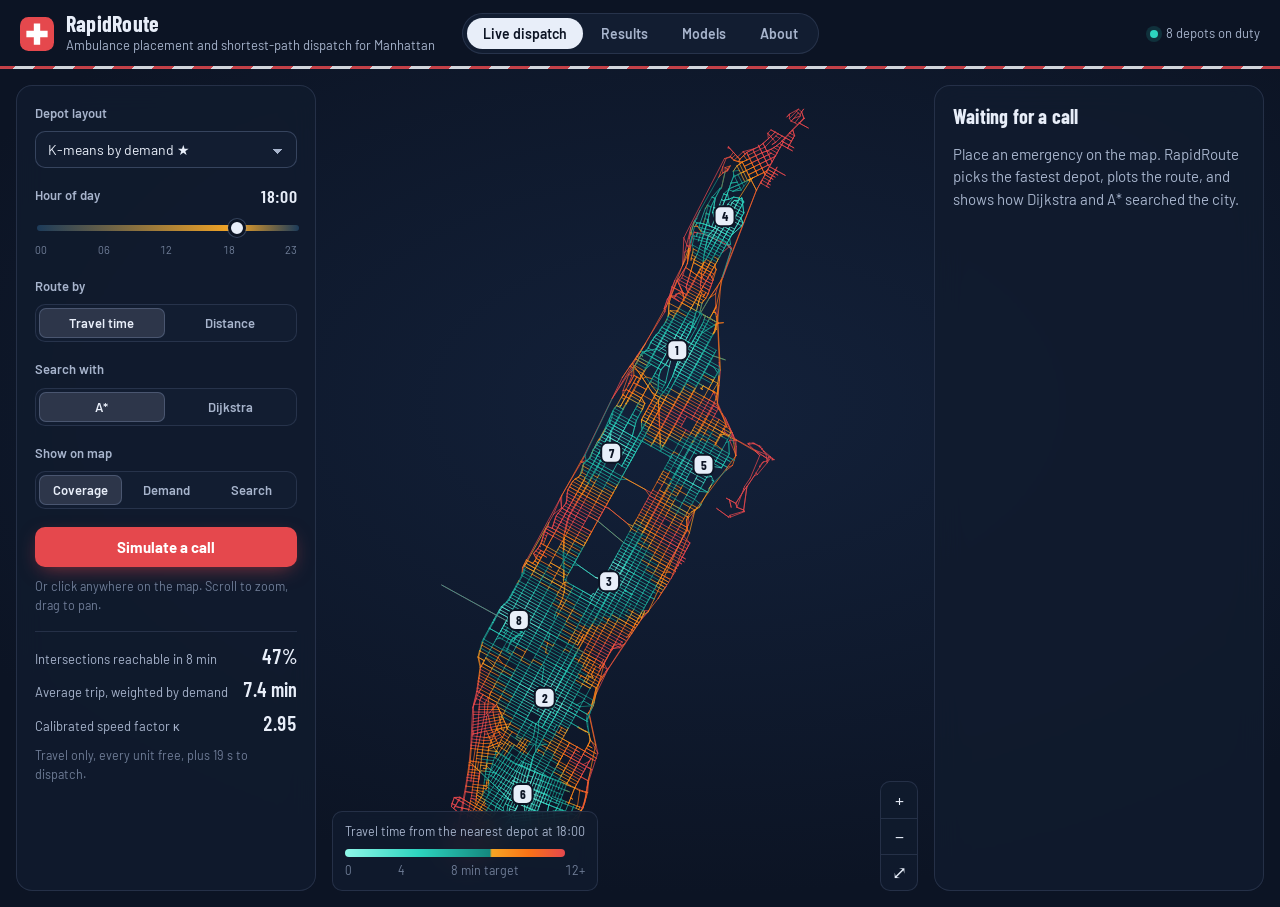
<file: web/index.html>
<!doctype html>
<html lang="en">
<head>
  <meta charset="utf-8">
  <meta name="viewport" content="width=device-width, initial-scale=1">
  <title>RapidRoute</title>
  <link rel="preconnect" href="https://fonts.googleapis.com">
  <link rel="preconnect" href="https://fonts.gstatic.com" crossorigin>
  <link rel="stylesheet" href="https://fonts.googleapis.com/css2?family=Barlow:wght@400;500;600;700&family=Barlow+Condensed:wght@500;600;700&display=swap">
  <link rel="stylesheet" href="style.css">
</head>
<body>
  <header class="top">
    <div class="brand">
      <svg class="mark" viewBox="0 0 32 32" aria-hidden="true">
        <rect width="32" height="32" rx="8" fill="var(--siren)"/>
        <path d="M13 6h6v7h7v6h-7v7h-6v-7H6v-6h7z" fill="#fff"/>
      </svg>
      <div>
        <h1>RapidRoute</h1>
        <p>Ambulance placement and shortest-path dispatch for Manhattan</p>
      </div>
    </div>
    <nav class="tabs" role="tablist">
      <button class="tab active" data-tab="demo">Live dispatch</button>
      <button class="tab" data-tab="results">Results</button>
      <button class="tab" data-tab="models">Models</button>
      <button class="tab" data-tab="about">About</button>
    </nav>
    <div class="status"><span class="dot"></span><span id="statusText">8 depots on duty</span></div>
  </header>

  <main>
    <section id="demo" class="panel active">
      <div class="mapwrap">
        <canvas id="map" aria-label="Manhattan road network map. Click to place an emergency."></canvas>
        <div class="legend" id="legend"></div>
        <div class="zoom">
          <button id="zoomIn" aria-label="Zoom in">+</button>
          <button id="zoomOut" aria-label="Zoom out">−</button>
          <button id="resetBtn" aria-label="Reset view">⤢</button>
        </div>
      </div>

      <aside class="float controls">
        <div class="group">
          <label for="placement">Depot layout</label>
          <select id="placement"></select>
        </div>
        <div class="group">
          <label for="hour">Hour of day <span id="hourLabel" class="readout">18:00</span></label>
          <input id="hour" type="range" min="0" max="23" value="18">
          <div class="scale"><span>00</span><span>06</span><span>12</span><span>18</span><span>23</span></div>
        </div>
        <div class="group">
          <span class="label">Route by</span>
          <div class="seg" id="mode">
            <button data-v="ml" class="on">Travel time</button>
            <button data-v="distance">Distance</button>
          </div>
        </div>
        <div class="group">
          <span class="label">Search with</span>
          <div class="seg" id="algo">
            <button data-v="astar" class="on">A*</button>
            <button data-v="dijkstra">Dijkstra</button>
          </div>
        </div>
        <div class="group">
          <span class="label">Show on map</span>
          <div class="seg" id="layer">
            <button data-v="coverage" class="on">Coverage</button>
            <button data-v="roads">Demand</button>
            <button data-v="explored">Search</button>
          </div>
        </div>
        <button id="randomBtn" class="primary">Simulate a call</button>
        <p class="hint">Or click anywhere on the map. Scroll to zoom, drag to pan.</p>
        <div class="stats" id="coverageStats"></div>
      </aside>

      <aside class="float dispatch" id="dispatch">
        <h2>Waiting for a call</h2>
        <p class="muted">Place an emergency on the map. RapidRoute picks the fastest depot, plots the route, and shows how Dijkstra and A* searched the city.</p>
      </aside>
    </section>

    <section id="results" class="panel page">
      <div class="hero-row" id="kpis"></div>
      <div class="sheet">
        <h2>Four ways to run the same fleet</h2>
        <p class="muted" id="scenarioNote"></p>
        <div class="tablewrap" id="scenarioTable"></div>
      </div>
      <div class="gallery">
        <figure><img src="../reports/figures/scenarios_comparison.png" alt="Scenario comparison bars"><figcaption>Mean, P90 and share within 8 minutes for each scenario.</figcaption></figure>
        <figure><img src="../reports/figures/scenarios_cdf.png" alt="Response time CDF"><figcaption>Share of calls reached within t minutes.</figcaption></figure>
        <figure><img src="../reports/figures/scenarios_ablation.png" alt="Placement and routing ablation"><figcaption>Which part of the system produces the gain.</figcaption></figure>
        <figure><img src="../reports/figures/scenarios_fleet_sensitivity.png" alt="Fleet sensitivity"><figcaption>The gain holds across fleet sizes and grows when the fleet is stretched.</figcaption></figure>
      </div>
    </section>

    <section id="models" class="panel page">
      <div id="modelSections"></div>
    </section>

    <section id="about" class="panel page">
      <div class="sheet prose" id="aboutCard"></div>
    </section>
  </main>

  <div class="tooltip" id="tip"></div>
  <script src="data.js"></script>
  <script src="app.js"></script>
</body>
</html>
</file>
<file: web/style.css>
:root {
  --night: #0c1424;
  --night-2: #121d31;
  --panel: rgba(17, 27, 46, 0.86);
  --panel-solid: #142038;
  --edge: rgba(148, 170, 210, 0.16);
  --edge-strong: rgba(148, 170, 210, 0.28);
  --text: #e8eef9;
  --text-2: #a7b4cc;
  --text-3: #6f7d97;
  --road: #2a3954;
  --siren: #e5484d;
  --amber: #f5a524;
  --teal: #2dd4bf;
  --life: #4c8dff;
  --paper: #f7f6f2;
  --ink: #18202e;
  --r-lg: 16px;
  --r-md: 10px;
  --r-sm: 7px;
  --display: "Barlow Condensed", "Arial Narrow", "Helvetica Neue", sans-serif;
  --body: "Barlow", "Helvetica Neue", -apple-system, "Segoe UI", sans-serif;
}

* { box-sizing: border-box; }

html, body { margin: 0; height: 100%; }

body {
  background: var(--night);
  color: var(--text);
  font: 15px/1.5 var(--body);
  -webkit-font-smoothing: antialiased;
}

h1, h2, h3 { margin: 0; font-weight: 700; }

button, select, input { font-family: inherit; }

:focus-visible { outline: 2px solid var(--life); outline-offset: 2px; }

.top {
  position: relative;
  display: grid;
  grid-template-columns: 1fr auto 1fr;
  align-items: center;
  gap: 16px;
  padding: 12px 20px;
  background: var(--night);
  border-bottom: 1px solid var(--edge);
  z-index: 5;
}

.top::after {
  content: "";
  position: absolute;
  left: 0; right: 0; bottom: -1px;
  height: 3px;
  background: repeating-linear-gradient(-45deg, var(--siren) 0 14px, #f4f6fb 14px 28px);
  opacity: 0.85;
}

.brand { display: flex; align-items: center; gap: 12px; }
.mark { width: 34px; height: 34px; flex: none; }
.brand h1 { font: 700 22px/1 var(--display); letter-spacing: 0.01em; }
.brand p { margin: 2px 0 0; color: var(--text-2); font-size: 13px; }

.tabs { display: flex; gap: 2px; background: var(--night-2); border: 1px solid var(--edge); padding: 4px; border-radius: 999px; }

.tab {
  white-space: nowrap;
  border: 0; background: transparent; color: var(--text-2);
  font: 600 14px var(--body); padding: 7px 16px; border-radius: 999px; cursor: pointer;
  transition: color .15s, background .15s;
}
.tab:hover { color: var(--text); }
.tab.active { background: var(--text); color: var(--night); }

.status { justify-self: end; display: flex; align-items: center; gap: 8px; color: var(--text-2); font-size: 13px; }
.status .dot { width: 8px; height: 8px; border-radius: 50%; background: var(--teal); box-shadow: 0 0 0 4px rgba(45, 212, 191, .15); }

main { position: relative; }

.panel { display: none; }
.panel.active { display: block; }

#demo.active {
  display: block;
  position: relative;
  height: calc(100vh - 62px);
  min-height: 600px;
  overflow: hidden;
}

.mapwrap {
  position: absolute; inset: 0;
  background:
    radial-gradient(1200px 700px at 55% 40%, #13213a 0%, var(--night) 70%);
}
#map { width: 100%; height: 100%; display: block; cursor: crosshair; }
#map.grabbing { cursor: grabbing; }

.float {
  position: absolute;
  top: 16px;
  bottom: 16px;
  width: 300px;
  background: var(--panel);
  backdrop-filter: blur(14px);
  -webkit-backdrop-filter: blur(14px);
  border: 1px solid var(--edge);
  border-radius: var(--r-lg);
  padding: 18px;
  overflow-y: auto;
  scrollbar-width: thin;
  z-index: 2;
}
.controls { left: 16px; }
.dispatch { right: 16px; width: 330px; }

.group { margin-bottom: 18px; }

label, .label {
  display: flex; align-items: center; justify-content: space-between;
  font-weight: 600; font-size: 13px; color: var(--text-2); margin-bottom: 8px;
}

select {
  width: 100%; font-size: 14px; padding: 9px 12px; border-radius: var(--r-md);
  border: 1px solid var(--edge-strong); background: var(--night-2); color: var(--text);
  appearance: none;
  background-image: linear-gradient(45deg, transparent 50%, var(--text-2) 50%), linear-gradient(135deg, var(--text-2) 50%, transparent 50%);
  background-position: calc(100% - 18px) 55%, calc(100% - 13px) 55%;
  background-size: 5px 5px;
  background-repeat: no-repeat;
}

.readout { font: 600 18px/1 var(--display); color: var(--text); letter-spacing: .02em; }

input[type=range] {
  -webkit-appearance: none; appearance: none; width: 100%; height: 6px; border-radius: 3px;
  background: linear-gradient(90deg, #1c3b5a, var(--amber) 75%, #1c3b5a);
  outline: none;
}
input[type=range]::-webkit-slider-thumb {
  -webkit-appearance: none; width: 18px; height: 18px; border-radius: 50%;
  background: var(--text); border: 3px solid var(--night); box-shadow: 0 0 0 1px var(--edge-strong); cursor: pointer;
}
input[type=range]::-moz-range-thumb {
  width: 14px; height: 14px; border-radius: 50%; background: var(--text); border: 3px solid var(--night); cursor: pointer;
}
.scale { display: flex; justify-content: space-between; color: var(--text-3); font-size: 11px; margin-top: 6px; font-variant-numeric: tabular-nums; }

.seg { display: flex; background: var(--night-2); border: 1px solid var(--edge); border-radius: var(--r-md); padding: 3px; gap: 3px; }
.seg button {
  flex: 1; border: 0; background: transparent; color: var(--text-2);
  font: 600 13px var(--body); padding: 7px 6px; border-radius: var(--r-sm); cursor: pointer;
  transition: background .15s, color .15s;
}
.seg button:hover { color: var(--text); }
.seg button.on { background: rgba(232, 238, 249, .12); color: var(--text); box-shadow: inset 0 0 0 1px var(--edge-strong); }

button.primary {
  width: 100%; font: 700 15px var(--body); padding: 11px 12px; border-radius: var(--r-md);
  background: var(--siren); color: #fff; border: 0; cursor: pointer;
  box-shadow: 0 6px 20px -6px rgba(229, 72, 77, .6);
  transition: transform .12s, filter .12s;
}
button.primary:hover { filter: brightness(1.08); }
button.primary:active { transform: translateY(1px); }

.hint { color: var(--text-3); font-size: 12.5px; margin: 10px 0 16px; }

.stats { border-top: 1px solid var(--edge); padding-top: 14px; display: grid; gap: 10px; }
.stat { display: flex; justify-content: space-between; align-items: baseline; gap: 12px; font-size: 13px; color: var(--text-2); }
.stat b { white-space: nowrap; font: 600 20px/1 var(--display); color: var(--text); font-variant-numeric: tabular-nums; }
.stats .hint { margin: 0; }

.legend {
  position: absolute; left: 332px; bottom: 16px; z-index: 2;
  background: var(--panel); backdrop-filter: blur(10px); -webkit-backdrop-filter: blur(10px);
  border: 1px solid var(--edge); border-radius: var(--r-md); padding: 10px 12px; font-size: 12.5px; color: var(--text-2);
}
.legend .bar { width: 220px; height: 8px; border-radius: 4px; margin: 8px 0 4px; }
.legend .ticks { display: flex; justify-content: space-between; color: var(--text-3); font-variant-numeric: tabular-nums; }
.legend .key { display: flex; align-items: center; gap: 8px; margin-top: 6px; }
.legend .sw { width: 10px; height: 10px; border-radius: 50%; display: inline-block; }

.zoom {
  position: absolute; right: 362px; bottom: 16px; z-index: 2;
  display: flex; flex-direction: column; border-radius: var(--r-md); overflow: hidden;
  border: 1px solid var(--edge); background: var(--panel);
}
.zoom button {
  width: 36px; height: 36px; border: 0; background: transparent; color: var(--text); font-size: 18px; cursor: pointer;
}
.zoom button + button { border-top: 1px solid var(--edge); }
.zoom button:hover { background: rgba(232, 238, 249, .08); }

.muted { color: var(--text-2); }

.dispatch h2 { font: 700 20px/1.2 var(--display); letter-spacing: .01em; }
.dispatch .where { color: var(--text-2); font-size: 13.5px; margin: 4px 0 14px; }

.eta { display: flex; align-items: flex-end; gap: 10px; }
.eta .num { font: 700 64px/0.9 var(--display); letter-spacing: -0.01em; font-variant-numeric: tabular-nums; }
.eta .unit { color: var(--text-2); font-weight: 600; padding-bottom: 6px; }

.verdict {
  display: inline-flex; align-items: center; gap: 8px; margin-top: 12px;
  font: 600 13px var(--body); padding: 6px 10px; border-radius: 999px;
}
.verdict::before { content: ""; width: 8px; height: 8px; border-radius: 50%; background: currentColor; }
.verdict.ok { color: var(--teal); background: rgba(45, 212, 191, .12); }
.verdict.late { color: #ff7b7f; background: rgba(229, 72, 77, .14); }

.block { margin-top: 20px; padding-top: 16px; border-top: 1px solid var(--edge); }
.block h3 { font: 600 13px var(--body); color: var(--text-2); margin-bottom: 10px; }

.kv { display: grid; grid-template-columns: 1fr auto; gap: 6px 12px; font-size: 13.5px; }
.kv span:nth-child(odd) { color: var(--text-2); }
.kv span:nth-child(even) { font-weight: 600; text-align: right; font-variant-numeric: tabular-nums; }

.race { display: grid; gap: 10px; }
.lane { display: grid; grid-template-columns: 64px 1fr 48px; align-items: center; gap: 10px; font-size: 13px; }
.lane .track { height: 8px; background: var(--night-2); border-radius: 4px; overflow: hidden; }
.lane .fill { height: 100%; border-radius: 4px; width: 0; transition: width .6s cubic-bezier(.2, .8, .2, 1); }
.lane b { text-align: right; font-variant-numeric: tabular-nums; }
.saving { margin-top: 10px; font-size: 13px; color: var(--text-2); }
.saving b { color: var(--life); }

.alts { display: grid; gap: 2px; }
.alt { display: grid; grid-template-columns: 26px 1fr auto; align-items: center; gap: 10px; font-size: 13.5px; padding: 6px 0; }
.alt .chip { width: 22px; height: 22px; border-radius: 6px; display: grid; place-items: center; font: 700 12px var(--display); background: var(--night-2); border: 1px solid var(--edge-strong); }
.alt.best .chip { background: var(--siren); border-color: var(--siren); color: #fff; }
.alt .t { font-weight: 600; font-variant-numeric: tabular-nums; }
.alt .gap { color: var(--text-3); font-size: 12px; margin-left: 6px; font-weight: 500; }

.page { max-width: 1240px; margin: 0 auto; padding: 28px 24px 56px; }

.hero-row { display: grid; grid-template-columns: repeat(4, minmax(0, 1fr)); gap: 1px; background: var(--edge); border: 1px solid var(--edge); border-radius: var(--r-lg); overflow: hidden; margin-bottom: 24px; }
.kpi { background: var(--night-2); padding: 20px 22px; }
.kpi .k { color: var(--text-2); font-size: 13.5px; font-weight: 600; }
.kpi .v { font: 700 52px/1 var(--display); margin: 10px 0 8px; font-variant-numeric: tabular-nums; }
.kpi .v small { font-size: 20px; color: var(--text-2); margin-left: 4px; font-weight: 600; }
.kpi .d { font-size: 13px; color: var(--text-2); }
.kpi .d b { color: var(--teal); }
.kpi .from { display: block; height: 4px; border-radius: 2px; background: var(--road); margin-top: 14px; position: relative; overflow: hidden; }
.kpi .from i { position: absolute; left: 0; top: 0; bottom: 0; background: var(--teal); border-radius: 2px; }

.sheet { background: var(--night-2); border: 1px solid var(--edge); border-radius: var(--r-lg); padding: 22px 24px; margin-bottom: 24px; }
.sheet h2 { font: 700 24px/1.2 var(--display); margin-bottom: 6px; }
.sheet > .muted { max-width: 78ch; margin: 0 0 14px; }

.tablewrap { overflow-x: auto; }
table { border-collapse: collapse; width: 100%; font-size: 14px; }
th, td { padding: 10px 12px; text-align: right; border-bottom: 1px solid var(--edge); white-space: nowrap; font-variant-numeric: tabular-nums; }
th:first-child, td:first-child { text-align: left; }
th { color: var(--text-3); font-weight: 600; font-size: 13px; }
tr.hl td { color: var(--text); font-weight: 700; background: rgba(76, 141, 255, .1); }
tr.hl td:first-child { box-shadow: inset 3px 0 0 var(--life); }
tr.obs td { color: var(--text-3); font-style: italic; }

.gallery { display: grid; grid-template-columns: repeat(2, minmax(0, 1fr)); gap: 20px; }
figure { margin: 0; }
figure img, .model img {
  width: 100%; height: auto; display: block; border-radius: var(--r-md);
  background: var(--paper); padding: 10px; box-shadow: 0 10px 30px -18px rgba(0, 0, 0, .8);
}
figcaption { color: var(--text-2); font-size: 13px; margin-top: 10px; }

.model { display: grid; grid-template-columns: minmax(0, 1.25fr) minmax(0, 1fr); gap: 24px; align-items: start; }
.model .imgs { display: grid; gap: 14px; min-width: 0; }
.model.wide { grid-template-columns: 1fr; }
.model.wide .text { position: static; display: grid; grid-template-columns: 1fr 1fr; gap: 0 24px; }
#modelSections > .sheet:first-child td, #modelSections > .sheet:first-child th { white-space: normal; text-align: left; }
#modelSections > .sheet:first-child td:last-child { white-space: nowrap; }
.model img { max-height: 560px; object-fit: contain; }
.model .text { min-width: 0; position: sticky; top: 16px; }
.model table { font-size: 13px; }
.model th { white-space: normal; vertical-align: bottom; }
.model th, .model td { padding: 8px 8px; }
.model .text p { color: var(--text-2); margin: 0 0 12px; max-width: 70ch; }
.phase { display: inline-flex; gap: 8px; align-items: center; color: var(--text-3); font-size: 13px; font-weight: 600; margin-bottom: 6px; }
.phase .n { font: 700 13px var(--display); color: var(--night); background: var(--amber); border-radius: 5px; padding: 1px 7px; }

.prose { max-width: 820px; }
.prose p, .prose li { color: var(--text-2); }
.prose h2 { margin-top: 22px; }
.prose code { background: var(--night); border: 1px solid var(--edge); padding: 1px 6px; border-radius: 5px; font-size: 13px; color: var(--text); }

.tooltip {
  position: fixed; pointer-events: none; z-index: 10; background: var(--text); color: var(--night);
  font-size: 12.5px; padding: 6px 9px; border-radius: 7px; opacity: 0; transition: opacity .1s; max-width: 240px;
}

@media (max-width: 1100px) {
  #demo.active { height: auto; display: grid; gap: 12px; padding: 12px; }
  .mapwrap { position: relative; height: 68vh; border-radius: var(--r-lg); overflow: hidden; border: 1px solid var(--edge); }
  .float { position: static; width: auto; }
  .legend { left: 12px; bottom: 12px; }
  .zoom { right: 12px; bottom: 12px; }
  .hero-row { grid-template-columns: repeat(2, minmax(0, 1fr)); }
  .gallery, .model { grid-template-columns: 1fr; }
  .model .text { position: static; }
  .top { grid-template-columns: 1fr; }
  .status { justify-self: start; }
}

@media (max-width: 600px) {
  .page { padding: 20px 16px 40px; }
  .tab { padding: 6px 11px; font-size: 13px; white-space: nowrap; }
  .brand p { display: none; }
  .legend { font-size: 11.5px; padding: 8px 10px; right: 64px; }
  .legend .bar { width: 100%; }
  .mapwrap { height: 72vh; }
  .hero-row { grid-template-columns: 1fr; }
  .tabs { overflow-x: auto; }
}

@media (prefers-reduced-motion: reduce) {
  * { transition: none !important; animation: none !important; }
}
</file>
